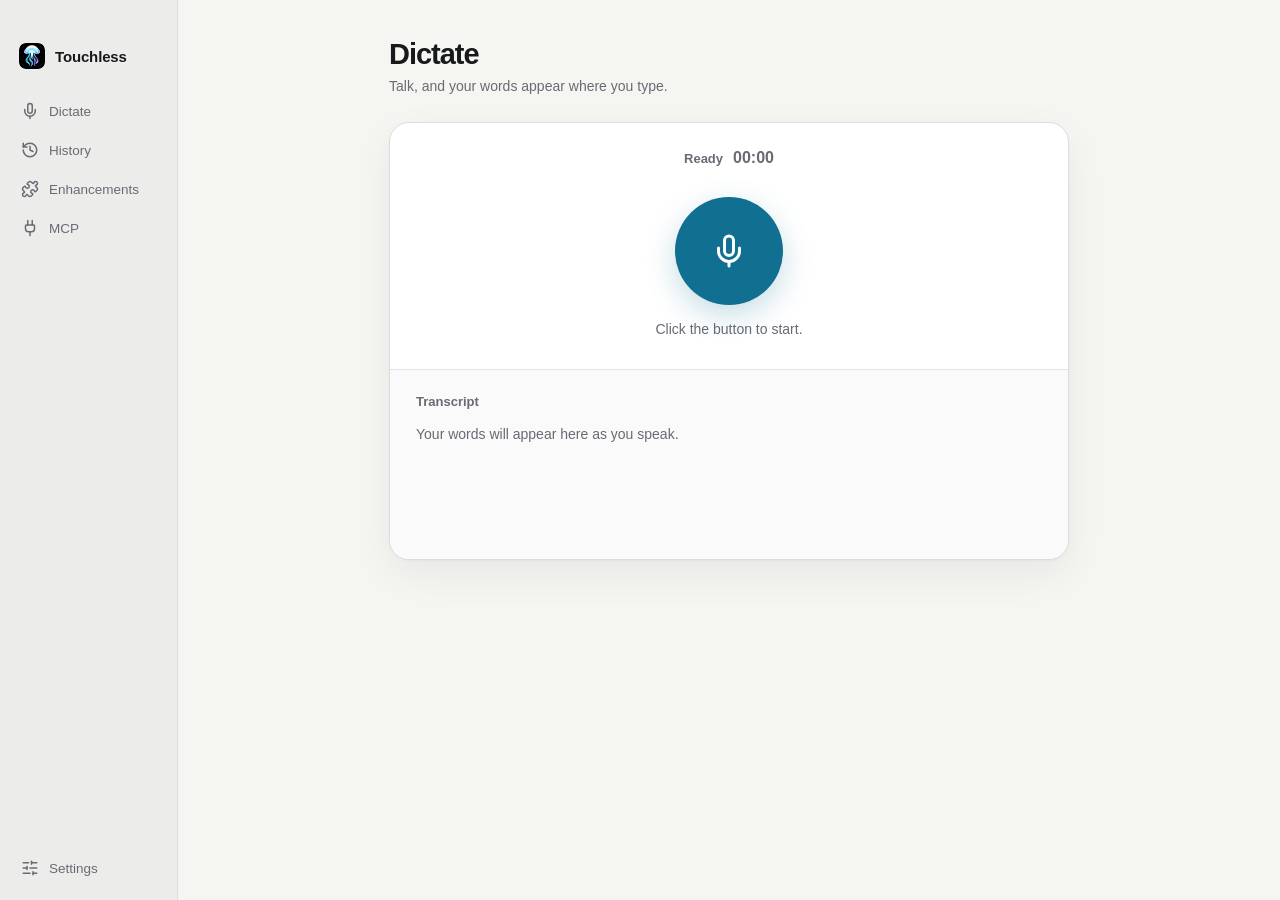
<file: ui/index.html>
<!doctype html>
<html lang="en">
  <head>
    <meta charset="UTF-8" />
    <meta name="viewport" content="width=device-width, initial-scale=1.0" />
    <title>Touchless</title>
    <link rel="stylesheet" href="styles.css" />
    <link rel="stylesheet" href="redesign.css" />
    <script type="module" src="js/main.js"></script>
  </head>
  <body>
    <aside class="sidebar">
      <div class="titlebar" data-tauri-drag-region></div>
      <div class="brand" data-tauri-drag-region>
        <img src="assets/logo.svg" alt="" width="28" height="28" />
        <span>Touchless</span>
      </div>
      <nav aria-label="Main navigation">
        <div class="nav-group">
          <a href="#dictate" data-page="dictate">
            <svg viewBox="0 0 24 24" aria-hidden="true"><path d="M12 19v3" /><path d="M19 10v2a7 7 0 0 1-14 0v-2" /><rect x="9" y="2" width="6" height="13" rx="3" /></svg>
            Dictate
            <span id="nav-dot" class="dot idle"></span>
          </a>
          <a href="#history" data-page="history">
            <svg viewBox="0 0 24 24" aria-hidden="true"><path d="M3 12a9 9 0 1 0 9-9 9.75 9.75 0 0 0-6.74 2.74L3 8" /><path d="M3 3v5h5" /><path d="M12 7v5l4 2" /></svg>
            History
          </a>
        </div>
        <div class="nav-group">
          <a href="#plugins" data-page="plugins">
            <svg viewBox="0 0 24 24" aria-hidden="true"><path d="M15.39 4.39a1 1 0 0 0 1.68-.474 2.5 2.5 0 1 1 3.014 3.015 1 1 0 0 0-.474 1.68l1.683 1.682a2.414 2.414 0 0 1 0 3.414L19.61 15.39a1 1 0 0 1-1.68-.474 2.5 2.5 0 1 0-3.014 3.015 1 1 0 0 1 .474 1.68l-1.683 1.682a2.414 2.414 0 0 1-3.414 0L8.61 19.61a1 1 0 0 0-1.68.474 2.5 2.5 0 1 1-3.014-3.015 1 1 0 0 0 .474-1.68l-1.683-1.682a2.414 2.414 0 0 1 0-3.414L4.39 8.61a1 1 0 0 1 1.68.474 2.5 2.5 0 1 0 3.014-3.015 1 1 0 0 1-.474-1.68l1.683-1.682a2.414 2.414 0 0 1 3.414 0z" /></svg>
            Enhancements
          </a>
          <a href="#mcp" data-page="mcp">
            <svg viewBox="0 0 24 24" aria-hidden="true"><path d="M12 22v-5" /><path d="M15 8V2" /><path d="M17 8a1 1 0 0 1 1 1v4a4 4 0 0 1-4 4h-4a4 4 0 0 1-4-4V9a1 1 0 0 1 1-1z" /><path d="M9 8V2" /></svg>
            MCP
          </a>
        </div>
        <div class="nav-group nav-settings">
          <a href="#settings" data-page="settings">
            <svg viewBox="0 0 24 24" aria-hidden="true"><path d="M10 5H3" /><path d="M12 19H3" /><path d="M14 3v4" /><path d="M16 17v4" /><path d="M21 12h-9" /><path d="M21 19h-5" /><path d="M21 5h-7" /><path d="M8 10v4" /><path d="M8 12H3" /></svg>
            Settings
          </a>
        </div>
      </nav>
    </aside>

    <main>
      <div class="titlebar" data-tauri-drag-region></div>

      <section id="page-dictate" class="page">
        <header class="page-header" data-tauri-drag-region>
          <h1>Dictate</h1>
          <p id="dictate-subtitle" class="subtitle">Talk, and your words appear where you type.</p>
        </header>

        <div id="callouts" class="callouts"></div>

        <div class="dictation-stage">
          <div class="stage-status">
            <div id="status-label" class="status-label">Ready</div>
            <div id="timer" class="timer">00:00</div>
          </div>
          <button id="record" class="record-button idle" type="button" aria-label="Start dictation">
            <span class="ring"></span>
            <svg class="icon-mic" viewBox="0 0 24 24" aria-hidden="true"><path d="M12 19v3" /><path d="M19 10v2a7 7 0 0 1-14 0v-2" /><rect x="9" y="2" width="6" height="13" rx="3" /></svg>
            <svg class="icon-stop" viewBox="0 0 24 24" aria-hidden="true"><rect width="18" height="18" x="3" y="3" rx="2" /></svg>
            <span class="spinner"></span>
          </button>
          <div id="status-hint" class="hint stage-hint">Click the button to start.</div>
          <div id="delivery-status" class="delivery-status" hidden></div>
          <div class="stage-transcript">
            <div class="card-header">
              <h2>Transcript</h2>
              <button id="copy-live" class="ghost small" type="button" hidden>Copy</button>
            </div>
            <div class="transcript">
              <span id="committed"></span><span id="partial" class="partial"></span>
              <p id="transcript-empty" class="muted">Your words will appear here as you speak.</p>
            </div>
          </div>
        </div>
      </section>

      <section id="page-history" class="page" hidden>
        <header class="page-header" data-tauri-drag-region>
          <h1>History</h1>
          <p class="subtitle">Your past dictations, saved only on this Mac.</p>
        </header>
        <div class="library-tools">
          <div class="search">
            <svg viewBox="0 0 24 24" aria-hidden="true"><path d="m21 21-4.34-4.34" /><circle cx="11" cy="11" r="8" /></svg>
            <input id="history-search" type="search" placeholder="Search transcripts" autocomplete="off" />
          </div>
          <div class="library-subnav">
            <div id="history-filters" class="filter-bar" aria-label="Filter history">
              <button class="filter active" type="button" data-history-filter="all">All</button>
              <button class="filter" type="button" data-history-filter="today">Today</button>
              <button class="filter" type="button" data-history-filter="week">7 days</button>
              <button class="filter" type="button" data-history-filter="insights">With insights</button>
            </div>
            <span id="history-count" class="result-count"></span>
          </div>
        </div>
        <div id="history-list" class="history"></div>
        <div id="history-more" class="history-more" aria-hidden="true"></div>
        <div id="history-empty" class="empty" hidden>
          <svg viewBox="0 0 24 24" aria-hidden="true"><path d="M12 19v3" /><path d="M19 10v2a7 7 0 0 1-14 0v-2" /><rect x="9" y="2" width="6" height="13" rx="3" /></svg>
          <p id="history-empty-text">No dictations yet.</p>
        </div>
      </section>

      <section id="page-plugins" class="page" hidden>
        <header class="page-header" data-tauri-drag-region>
          <h1>Enhancements</h1>
          <p class="subtitle">Optional follow-ups that add value without slowing down your dictation.</p>
        </header>
        <div class="enhancement-flow" aria-label="How enhancements work">
          <span><strong>1</strong> Speak</span>
          <svg viewBox="0 0 24 24" aria-hidden="true"><path d="m9 18 6-6-6-6" /></svg>
          <span><strong>2</strong> Text is pasted</span>
          <svg viewBox="0 0 24 24" aria-hidden="true"><path d="m9 18 6-6-6-6" /></svg>
          <span><strong>3</strong> Insight appears</span>
        </div>
        <div id="plugins-list" class="stack"></div>
        <div id="plugins-empty" class="empty" hidden>
          <p>No plugins yet.</p>
        </div>
      </section>

      <section id="page-mcp" class="page" hidden>
        <header class="page-header" data-tauri-drag-region>
          <h1>MCP</h1>
          <p class="subtitle">Let AI apps on your Mac read your dictation history.</p>
        </header>
        <div id="mcp-callouts" class="callouts"></div>
        <div id="mcp-clients" class="collection"></div>
        <h2 class="section-title">Try it in a connected app</h2>
        <div id="mcp-prompts" class="prompt-grid"></div>
      </section>

      <section id="page-settings" class="page" hidden>        <header class="page-header" data-tauri-drag-region>
          <h1>Settings</h1>
          <p class="subtitle">Set up how Touchless listens and types.</p>
        </header>

        <div id="settings-tabs" class="settings-tabs" role="tablist" aria-label="Settings sections">
          <button type="button" role="tab" class="active" aria-selected="true" data-settings-tab="general">General</button>
          <button type="button" role="tab" aria-selected="false" tabindex="-1" data-settings-tab="models">Models</button>
          <button type="button" role="tab" aria-selected="false" tabindex="-1" data-settings-tab="speech">Speech</button>
          <button type="button" role="tab" aria-selected="false" tabindex="-1" data-settings-tab="services">Services</button>
        </div>

        <div class="settings-panel" role="tabpanel" data-settings-panel="general">
          <h2 class="section-title">Startup</h2>
          <div class="settings-list list">
            <label class="row">
              <div>
                <div class="row-title">Launch on startup</div>
                <div class="row-subtitle">Starts quietly in the menu bar when you turn on your Mac.</div>
              </div>
              <input type="checkbox" class="switch" id="launch-on-startup" />
            </label>
          </div>

          <h2 class="section-title">Microphone</h2>
          <div class="settings-list list">
            <div class="row">
              <div>
                <div class="row-title">Input</div>
                <div id="microphone-hint" class="row-subtitle"></div>
              </div>
              <select id="microphone"></select>
            </div>
          </div>

          <h2 class="section-title">Shortcut</h2>
          <div class="settings-list list">
            <div class="row wrap">
              <div class="row-text">
                <div class="row-title">Start and stop dictation</div>
                <div id="shortcut-hint" class="row-subtitle"></div>
              </div>
              <div class="row-actions">
                <span id="shortcut-keys" class="shortcut-keys"></span>
                <button id="shortcut-reset" class="ghost small" type="button">Reset</button>
                <button id="shortcut-change" class="secondary small" type="button">Change</button>
              </div>
            </div>
          </div>

          <h2 class="section-title">Output</h2>
          <div class="settings-list list">
            <label class="row">
              <div>
                <div class="row-title">Paste automatically</div>
                <div class="row-subtitle">Puts the text where your cursor is.</div>
              </div>
              <input type="checkbox" class="switch" data-preference="auto_paste" />
            </label>
            <label class="row">
              <div>
                <div class="row-title">Keep my clipboard</div>
                <div class="row-subtitle">Restores what you copied before.</div>
              </div>
              <input type="checkbox" class="switch" data-preference="restore_clipboard" />
            </label>
            <label class="row">
              <div>
                <div class="row-title">Play sounds</div>
                <div class="row-subtitle">Confirms when dictation starts and stops.</div>
              </div>
              <input type="checkbox" class="switch" data-preference="play_sounds" />
            </label>
            <div class="row">
              <div>
                <div class="row-title">Pop-up while dictating</div>
                <div class="row-subtitle">Choose how much live feedback appears over other apps.</div>
              </div>
              <select data-preference="overlay">
                <option value="big">Full transcript</option>
                <option value="minimal">Minimal indicator</option>
                <option value="off">Off</option>
              </select>
            </div>
          </div>
        </div>

        <div class="settings-panel" role="tabpanel" data-settings-panel="models" hidden>
          <h2 class="section-title">Speech recognition</h2>
          <div id="models-list" class="collection" role="radiogroup" aria-label="Speech recognition"></div>
          <p class="models-note">Local models run on this Mac. Your audio never leaves it.</p>
        </div>

        <div class="settings-panel" role="tabpanel" data-settings-panel="speech" hidden>
          <h2 class="section-title">Recognition</h2>
          <div class="settings-list list">
          <div class="row column">
            <div>
              <div class="row-title">Languages</div>
              <div id="languages-hint" class="row-subtitle"></div>
            </div>
            <div id="languages" class="chips"></div>
            <div class="language-picker">
              <input id="language-search" type="text" role="combobox" aria-expanded="false" aria-controls="language-results" aria-autocomplete="list" placeholder="Add a language" autocomplete="off" spellcheck="false" />
              <ul id="language-results" class="language-results" role="listbox" hidden></ul>
            </div>
          </div>
          <label id="no-verbatim-row" class="row">
            <div>
              <div class="row-title">Remove filler words</div>
              <div class="row-subtitle">Cuts “um”, “uh”, and repeats.</div>
            </div>
            <input id="no-verbatim" type="checkbox" class="switch" />
          </label>
          <div class="row column">
            <div>
              <div class="row-title">Custom words <span id="keyterms-count" class="count"></span></div>
              <div id="keyterms-hint" class="row-subtitle"></div>
            </div>
            <div class="chips-input">
              <div id="keyterms" class="chips"></div>
              <input id="keyterm-input" type="text" placeholder="Type a word, press Enter" autocomplete="off" spellcheck="false" />
            </div>
          </div>
          <div class="row column">
            <div class="row-head">
              <div>
                <div class="row-title">Rewrite</div>
                <div id="rewrite-hint" class="row-subtitle"></div>
              </div>
              <select id="rewrite">
                <option value="off">Off</option>
                <option value="enhance">Enhance</option>
                <option value="structure">Structure</option>
                <option value="custom">Custom</option>
              </select>
            </div>
            <textarea id="transcript-edit" rows="3" maxlength="2000" placeholder="Fix grammar and punctuation. Keep my wording." hidden></textarea>
          </div>
        </div>
        </div>

        <div class="settings-panel" role="tabpanel" data-settings-panel="services" hidden>
          <h2 class="section-title">Connected services</h2>
          <div class="stack services-stack">
            <div id="api-key-elevenlabs" class="service-card api-key"></div>
            <div id="api-key-openai" class="service-card api-key"></div>
          </div>

          <h2 class="section-title">System access</h2>
          <div id="permissions" class="settings-list list"></div>
        </div>
      </section>
    </main>

    <dialog id="chatgpt-welcome" class="welcome-dialog" aria-labelledby="chatgpt-welcome-title">
      <h2 id="chatgpt-welcome-title">You're using your ChatGPT subscription</h2>
      <p>Rewrite and plugins like Vocabulary Coach now use your subscription. Manage usage anytime in ChatGPT settings.</p>
      <div class="dialog-actions">
        <button id="chatgpt-welcome-usage" class="ghost" type="button">Manage usage</button>
        <button id="chatgpt-welcome-ok" type="button" autofocus>Got it</button>
      </div>
    </dialog>

    <div id="toasts" class="toasts" aria-live="polite"></div>
  </body>
</html>
</file>
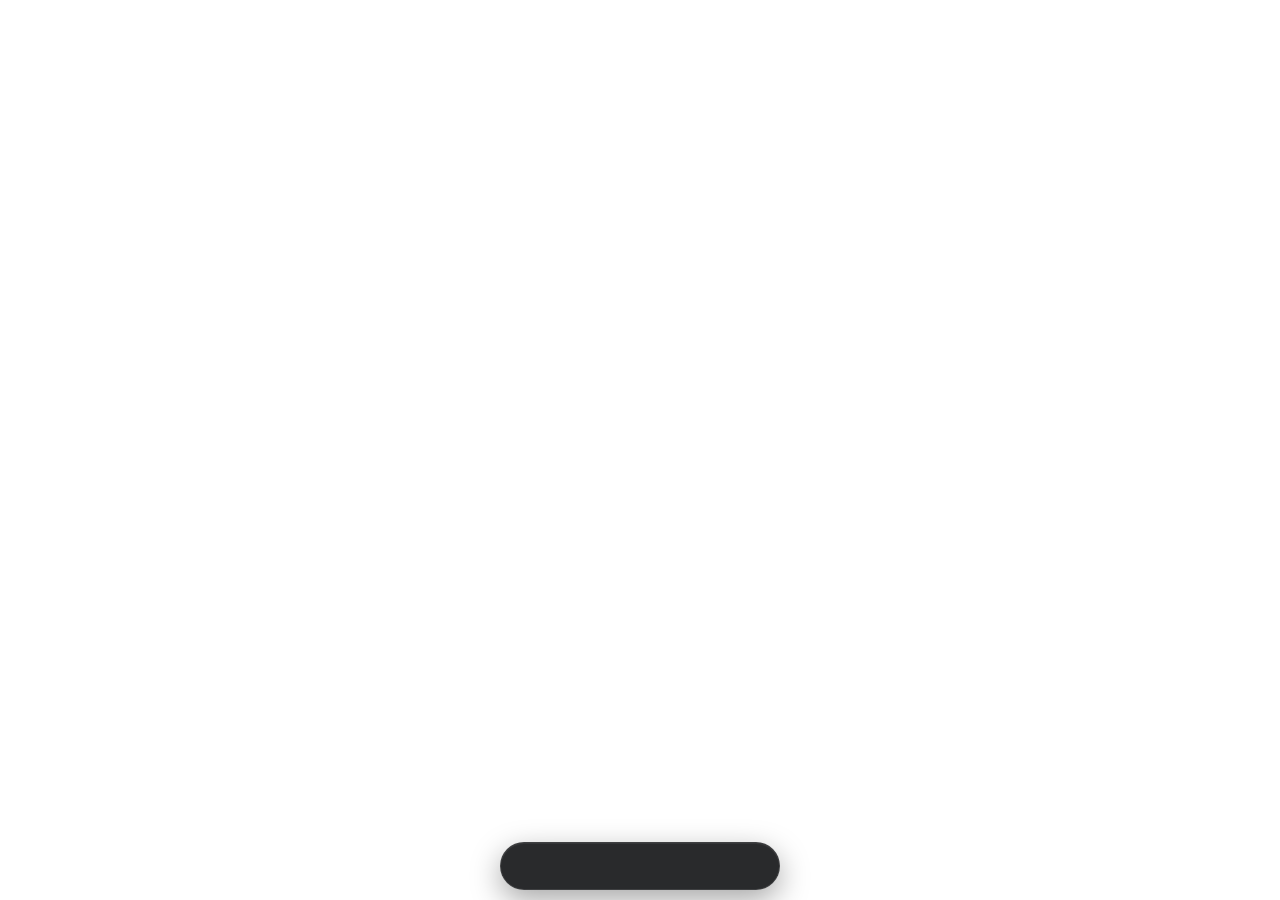
<file: ui/overlay.html>
<!doctype html>
<html lang="en">
  <head>
    <meta charset="UTF-8" />
    <title>Touchless Overlay</title>
    <link rel="stylesheet" href="overlay.css" />
    <script type="module" src="js/overlay.js"></script>
  </head>
  <body>
    <div id="pill" class="pill idle">
      <span class="indicator">
        <span class="dot"></span>
        <span class="spinner"></span>
        <svg class="check" viewBox="0 0 24 24" aria-hidden="true"><path d="M20 6 9 17l-5-5" /></svg>
        <svg class="cross" viewBox="0 0 24 24" aria-hidden="true"><path d="M18 6 6 18" /><path d="m6 6 12 12" /></svg>
      </span>
      <div class="text">
        <span id="text"><span id="committed"></span><span id="partial" class="partial"></span></span>
      </div>
      <span id="meta" class="meta"></span>
    </div>
  </body>
</html>
</file>
<file: ui/styles.css>
:root {
  /*
   * Ink & Ice: quiet neutral surfaces with cyan-blue actions and violet
   * recording states. No gradients, so the app icon stays the colorful part.
   */
  color-scheme: light dark;
  --bg: #f5f5f2;
  --surface: #ffffff;
  --surface-2: #ecedea;
  --sidebar: #ecedea;
  --text: #18191c;
  --muted: #686b73;
  --border: #dadde1;
  --accent: #116f91;
  --accent-strong: #0d607d;
  --accent-text: #116f91;
  --on-accent: #ffffff;
  --accent-soft: rgba(17, 111, 145, 0.1);
  --accent-border: rgba(17, 111, 145, 0.24);
  --recording: #6f4ec4;
  --recording-strong: #5d3faf;
  --on-recording: #ffffff;
  --recording-soft: #eee9fa;
  --busy: #99651e;
  --busy-soft: #f7eedb;
  --success: #24784a;
  --success-soft: #e6f3eb;
  --danger: #b83b46;
  --danger-soft: #f8e8ea;
  --shadow: 0 1px 2px rgba(24, 25, 28, 0.04), 0 4px 14px rgba(24, 25, 28, 0.07);
  --toast: #18191c;
  --radius: 14px;
  font-family: -apple-system, BlinkMacSystemFont, "SF Pro Text", "Segoe UI", sans-serif;
  font-size: 14px;
  color: var(--text);
  background: var(--bg);
  -webkit-font-smoothing: antialiased;
  user-select: none;
  -webkit-user-select: none;
  cursor: default;
}

@media (prefers-color-scheme: dark) {
  :root {
    --bg: #0c0d0f;
    --surface: #15171a;
    --surface-2: #1f2227;
    --sidebar: #101214;
    --text: #f5f5f3;
    --muted: #9a9ea7;
    --border: #2b2f36;
    --accent: #58beda;
    --accent-strong: #74cbe2;
    --accent-text: #58beda;
    --on-accent: #092229;
    --accent-soft: rgba(88, 190, 218, 0.12);
    --accent-border: rgba(88, 190, 218, 0.26);
    --recording: #a889ee;
    --recording-strong: #b99ff2;
    --on-recording: #211632;
    --recording-soft: #2d2441;
    --busy: #e3af59;
    --busy-soft: #342918;
    --success: #70c594;
    --success-soft: #183126;
    --danger: #ed7d88;
    --danger-soft: #3a2025;
    --shadow: 0 1px 2px rgba(0, 0, 0, 0.35), 0 8px 24px rgba(0, 0, 0, 0.28);
    --toast: #1f2227;
  }
}
* {
  box-sizing: border-box;
}

[hidden] {
  display: none !important;
}

body {
  margin: 0;
  display: flex;
  height: 100vh;
  overflow: hidden;
}

svg {
  width: 18px;
  height: 18px;
  fill: none;
  stroke: currentColor;
  stroke-width: 2;
  stroke-linecap: round;
  stroke-linejoin: round;
  flex-shrink: 0;
}

kbd {
  display: inline-block;
  min-width: 20px;
  padding: 1px 5px;
  border: 1px solid var(--border);
  border-bottom-width: 2px;
  border-radius: 5px;
  background: var(--surface);
  font: 600 12px/1.4 inherit;
  text-align: center;
  color: var(--text);
}

/* Layout */

.titlebar {
  height: 28px;
  flex-shrink: 0;
}

.sidebar {
  width: 184px;
  flex-shrink: 0;
  display: flex;
  flex-direction: column;
  padding: 10px 12px 16px;
  background: var(--sidebar);
  border-right: 1px solid var(--border);
}

.brand {
  display: flex;
  align-items: center;
  gap: 10px;
  padding: 6px 8px 18px;
  font-weight: 700;
  font-size: 16px;
  letter-spacing: -0.01em;
}

.brand img {
  border-radius: 7px;
  pointer-events: none;
}

nav {
  display: flex;
  flex-direction: column;
  gap: 2px;
}

nav a {
  display: flex;
  align-items: center;
  gap: 10px;
  padding: 8px 10px;
  border-radius: 8px;
  color: var(--muted);
  text-decoration: none;
  font-weight: 500;
  cursor: default;
}

nav a:hover {
  background: var(--surface-2);
  color: var(--text);
}

nav a.active {
  background: var(--accent-soft);
  color: var(--accent-text);
}

nav .dot {
  margin-left: auto;
}

main {
  flex: 1;
  display: flex;
  flex-direction: column;
  overflow-y: auto;
  padding: 0 28px 40px;
}

.page {
  max-width: 640px;
  width: 100%;
  margin: 0 auto;
}

.page-header {
  padding: 8px 0 24px;
}

h1 {
  margin: 0 0 4px;
  font-size: 26px;
  letter-spacing: -0.02em;
}

h2 {
  margin: 0;
  font-size: 14px;
}

.subtitle {
  margin: 0;
  color: var(--muted);
}

.section-title {
  margin: 28px 0 10px;
  font-size: 12px;
  font-weight: 600;
  color: var(--text);
}

.section-title:first-of-type {
  margin-top: 0;
}

.card {
  background: var(--surface);
  border: 1px solid var(--border);
  border-radius: var(--radius);
  box-shadow: var(--shadow);
}

.card-header {
  display: flex;
  align-items: center;
  justify-content: space-between;
  min-height: 28px;
  margin-bottom: 10px;
}

.stack {
  display: flex;
  flex-direction: column;
  gap: 12px;
}

.muted {
  color: var(--muted);
}

/* Buttons and inputs */

button {
  font: inherit;
  font-weight: 600;
  display: inline-flex;
  align-items: center;
  justify-content: center;
  gap: 6px;
  padding: 7px 14px;
  border-radius: 8px;
  border: 1px solid transparent;
  background: var(--accent);
  color: var(--on-accent);
  cursor: default;
  white-space: nowrap;
  transition: background 0.15s, opacity 0.15s;
}

button:hover:not(:disabled) {
  background: var(--accent-strong);
}

button.secondary {
  background: var(--surface);
  border-color: var(--border);
  color: var(--text);
}

button.secondary:hover:not(:disabled) {
  background: var(--surface-2);
}

button.ghost {
  background: transparent;
  color: var(--muted);
}

button.ghost:hover:not(:disabled) {
  background: var(--surface-2);
  color: var(--text);
}

button.danger:hover:not(:disabled) {
  color: var(--danger);
  background: var(--danger-soft);
}

button.small {
  padding: 4px 10px;
  font-size: 12px;
}

button:disabled {
  opacity: 0.5;
}

input[type="password"],
input[type="text"],
input[type="search"] {
  font: inherit;
  width: 100%;
  padding: 8px 12px;
  border: 1px solid var(--border);
  border-radius: 8px;
  background: var(--bg);
  color: var(--text);
  outline: none;
  user-select: text;
  -webkit-user-select: text;
}

input:focus {
  border-color: var(--accent);
  box-shadow: 0 0 0 3px var(--accent-soft);
}

.switch {
  appearance: none;
  -webkit-appearance: none;
  position: relative;
  flex-shrink: 0;
  width: 38px;
  height: 22px;
  margin: 0;
  border-radius: 999px;
  background: var(--border);
  transition: background 0.2s;
}

.switch::after {
  content: "";
  position: absolute;
  top: 2px;
  left: 2px;
  width: 18px;
  height: 18px;
  border-radius: 50%;
  background: white;
  box-shadow: 0 1px 3px rgba(0, 0, 0, 0.25);
  transition: transform 0.2s;
}

.switch:checked {
  background: var(--accent);
}

.switch:checked::after {
  transform: translateX(16px);
}

/* Status indicators */

.dot {
  width: 8px;
  height: 8px;
  border-radius: 50%;
  background: transparent;
}

.dot.listening {
  background: var(--recording);
  animation: pulse-dot 1.4s ease-in-out infinite;
}

.dot.connecting,
.dot.finalizing {
  background: var(--busy);
}

@keyframes pulse-dot {
  50% {
    opacity: 0.35;
  }
}

.badge {
  display: inline-flex;
  align-items: center;
  gap: 5px;
  padding: 2px 9px;
  border-radius: 999px;
  font-size: 11px;
  font-weight: 600;
  white-space: nowrap;
  background: var(--surface-2);
  color: var(--muted);
}

.badge.success {
  background: var(--success-soft);
  color: var(--success);
}

.badge.warning {
  background: var(--busy-soft);
  color: var(--busy);
}

/* Callouts */

.callouts {
  display: flex;
  flex-direction: column;
  gap: 10px;
  margin-bottom: 16px;
}

.callouts:empty {
  display: none;
}

.callout {
  display: flex;
  align-items: center;
  gap: 12px;
  padding: 12px 14px;
  border-radius: 12px;
  border: 1px solid transparent;
  line-height: 1.45;
}

.callout p {
  flex: 1;
  margin: 0;
}

.callout.warning {
  background: var(--busy-soft);
  border-color: color-mix(in srgb, var(--busy) 30%, transparent);
}

.callout.error {
  background: var(--danger-soft);
  border-color: color-mix(in srgb, var(--danger) 30%, transparent);
}

.callout.info {
  background: var(--accent-soft);
  border-color: var(--accent-border);
}

/* Dictate page */

.recorder-card {
  display: flex;
  align-items: center;
  gap: 28px;
  padding: 28px;
  margin-bottom: 16px;
}

.record-button {
  position: relative;
  width: 96px;
  height: 96px;
  padding: 0;
  border-radius: 50%;
  flex-shrink: 0;
  box-shadow: 0 8px 24px var(--accent-border);
}

.record-button svg {
  width: 34px;
  height: 34px;
  stroke-width: 2;
}

.record-button .ring {
  position: absolute;
  inset: -8px;
  border-radius: 50%;
  border: 2px solid transparent;
  pointer-events: none;
}

.record-button .icon-stop,
.record-button .spinner {
  display: none;
}

.record-button.listening,
.record-button.connecting {
  background: var(--recording);
  color: var(--on-recording);
  box-shadow: 0 8px 24px color-mix(in srgb, var(--recording) 30%, transparent);
}

.record-button.listening:hover,
.record-button.connecting:hover {
  background: var(--recording-strong);
}

.record-button.listening .ring {
  border-color: var(--recording);
  animation: ring 1.6s ease-out infinite;
}

.record-button.listening .icon-mic,
.record-button.connecting .icon-mic,
.record-button.finalizing .icon-mic {
  display: none;
}

.record-button.listening .icon-stop,
.record-button.connecting .icon-stop {
  display: block;
  fill: currentColor;
}

.record-button.finalizing,
.record-button.finalizing:hover:not(:disabled) {
  background: var(--surface-2);
  box-shadow: none;
  color: var(--muted);
}

.record-button.finalizing .spinner,
.record-button.connecting .spinner {
  display: block;
}

.spinner {
  position: absolute;
  inset: -8px;
  border-radius: 50%;
  border: 2px solid transparent;
  border-top-color: var(--busy);
  animation: spin 0.9s linear infinite;
}

@keyframes ring {
  from {
    transform: scale(0.92);
    opacity: 0.9;
  }
  to {
    transform: scale(1.25);
    opacity: 0;
  }
}

@keyframes spin {
  to {
    transform: rotate(360deg);
  }
}

.shake {
  animation: shake 0.35s ease-in-out;
}

@keyframes shake {
  20%,
  60% {
    transform: translateX(-5px);
  }
  40%,
  80% {
    transform: translateX(5px);
  }
}

.recorder-info {
  display: flex;
  flex-direction: column;
  gap: 4px;
}

.status-label {
  font-weight: 600;
  font-size: 13px;
  color: var(--muted);
}

.status-label.listening {
  color: var(--recording);
}

.status-label.connecting,
.status-label.finalizing {
  color: var(--busy);
}

.timer {
  font-size: 40px;
  font-weight: 700;
  letter-spacing: -0.02em;
  font-variant-numeric: tabular-nums;
}

.hint {
  color: var(--muted);
}

.transcript-card {
  padding: 18px 20px 20px;
}

.transcript {
  min-height: 140px;
  font-size: 16px;
  line-height: 1.65;
  user-select: text;
  -webkit-user-select: text;
}

.transcript span {
  white-space: pre-wrap;
}

.transcript .muted {
  margin: 0;
  font-size: 14px;
}

.partial {
  color: var(--muted);
}

/* History */

.search {
  position: relative;
  margin-bottom: 20px;
}

.search svg {
  position: absolute;
  left: 12px;
  top: 50%;
  transform: translateY(-50%);
  color: var(--muted);
  width: 16px;
  height: 16px;
}

.search input {
  padding-left: 36px;
  background: var(--surface);
}

.day {
  margin: 22px 0 8px;
  font-size: 12px;
  font-weight: 600;
  color: var(--muted);
}

.day:first-child {
  margin-top: 0;
}

.entry {
  padding: 14px 16px;
  margin-bottom: 8px;
}

.entry-meta {
  display: flex;
  align-items: center;
  gap: 8px;
  margin-bottom: 6px;
  font-size: 12px;
  color: var(--muted);
}

.entry-actions {
  margin-left: auto;
  display: flex;
  gap: 2px;
  opacity: 0;
  transition: opacity 0.15s;
}

.entry:hover .entry-actions {
  opacity: 1;
}

.entry-actions svg {
  width: 14px;
  height: 14px;
}

.entry-text {
  line-height: 1.55;
  white-space: pre-wrap;
  user-select: text;
  -webkit-user-select: text;
}

.empty {
  display: flex;
  flex-direction: column;
  align-items: center;
  gap: 12px;
  padding: 60px 20px;
  color: var(--muted);
  text-align: center;
}

.empty svg {
  width: 40px;
  height: 40px;
  padding: 10px;
  box-sizing: content-box;
  border-radius: 50%;
  background: var(--surface-2);
}

.empty p {
  margin: 0;
}

/* Settings */

.api-key {
  padding: 16px 18px;
}

.api-key-head {
  display: flex;
  align-items: center;
  gap: 10px;
  margin-bottom: 2px;
}

.api-key-name {
  font-weight: 600;
  font-size: 15px;
}

.api-key-description {
  margin: 0 0 12px;
  color: var(--muted);
  font-size: 13px;
}

.api-key-form {
  display: flex;
  gap: 8px;
}

.api-key-form input {
  flex: 1;
}

.list .row {
  display: flex;
  align-items: center;
  justify-content: space-between;
  gap: 16px;
  padding: 14px 18px;
}

.list .row + .row {
  border-top: 1px solid var(--border);
}

.list .row.column {
  flex-direction: column;
  align-items: stretch;
  gap: 10px;
}

/* Lets the actions drop below the description when the window is narrow. */
.list .row.wrap {
  flex-wrap: wrap;
  row-gap: 10px;
}

.list .row.wrap > .row-text {
  flex: 1 1 220px;
}

.row-head {
  display: flex;
  align-items: center;
  justify-content: space-between;
  gap: 16px;
}

.count {
  margin-left: 4px;
  color: var(--muted);
  font-size: 12px;
  font-weight: 400;
}

select {
  font: inherit;
  flex-shrink: 0;
  max-width: 200px;
  padding: 6px 10px;
  border: 1px solid var(--border);
  border-radius: 8px;
  background: var(--bg);
  color: var(--text);
  outline: none;
}

select:focus,
textarea:focus {
  border-color: var(--accent);
  box-shadow: 0 0 0 3px var(--accent-soft);
}

textarea {
  font: inherit;
  width: 100%;
  padding: 8px 12px;
  border: 1px solid var(--border);
  border-radius: 8px;
  background: var(--bg);
  color: var(--text);
  outline: none;
  resize: vertical;
  user-select: text;
  -webkit-user-select: text;
}

.chips {
  display: flex;
  flex-wrap: wrap;
  gap: 6px;
}

.chips:empty {
  display: none;
}

.chip {
  display: inline-flex;
  align-items: center;
  gap: 2px;
  padding: 3px 4px 3px 10px;
  border-radius: 999px;
  background: var(--accent-soft);
  color: var(--accent-text);
  font-size: 13px;
  font-weight: 500;
}

.chip-remove,
.chip-action {
  padding: 3px 5px;
  border-radius: 999px;
  background: transparent;
  color: inherit;
  font-size: 15px;
  line-height: 1.2;
}

.chip-remove svg,
.chip-action svg {
  display: block;
  width: 12px;
  height: 12px;
}

.chip-remove:hover:not(:disabled),
.chip-action:hover:not(:disabled) {
  background: var(--accent-soft);
}

.chip.main {
  background: var(--accent);
  color: var(--on-accent);
}

.chip.main .chip-remove:hover:not(:disabled) {
  background: color-mix(in srgb, var(--on-accent) 20%, transparent);
}

.chip-tag {
  margin-left: 6px;
  padding: 0 6px;
  border-radius: 999px;
  background: color-mix(in srgb, var(--on-accent) 20%, transparent);
  font-size: 11px;
  font-weight: 500;
}

.language-picker {
  position: relative;
}

.language-results {
  position: absolute;
  top: calc(100% + 4px);
  left: 0;
  right: 0;
  z-index: 5;
  max-height: 240px;
  overflow-y: auto;
  margin: 0;
  padding: 4px;
  list-style: none;
  background: var(--surface);
  border: 1px solid var(--border);
  border-radius: 10px;
  box-shadow: var(--shadow);
}

.language-results li {
  padding: 6px 10px;
  border-radius: 6px;
}

.language-results li.active {
  background: var(--accent-soft);
  color: var(--accent-text);
}

.language-results .language-empty {
  color: var(--muted);
}

.chips-input {
  display: flex;
  flex-direction: column;
  gap: 8px;
}

.row-title {
  font-weight: 500;
}

.row-subtitle {
  margin-top: 2px;
  color: var(--muted);
  font-size: 13px;
}

.row-actions {
  display: flex;
  align-items: center;
  gap: 8px;
  margin-left: auto;
}

.shortcut-keys {
  display: inline-flex;
  align-items: center;
  gap: 4px;
  margin-right: 4px;
}

.shortcut-keys.recording {
  color: var(--accent-text);
  font-size: 13px;
  font-weight: 500;
  animation: pulse-dot 1.4s ease-in-out infinite;
}

/* Plugins */

.plugin {
  padding: 16px 18px;
}

.plugin-head {
  display: flex;
  align-items: flex-start;
  gap: 16px;
}

.plugin-text {
  flex: 1;
}

.plugin-name {
  font-weight: 600;
  font-size: 15px;
}

.plugin-description {
  margin: 2px 0 0;
  color: var(--muted);
  font-size: 13px;
  line-height: 1.45;
}

.plugin-needs {
  display: flex;
  align-items: center;
  gap: 8px;
  margin-top: 12px;
}

/* Plugin results under a History entry */

.entry-plugin {
  margin-top: 10px;
  padding: 10px 12px;
  border-radius: 10px;
  background: var(--accent-soft);
  line-height: 1.5;
  user-select: text;
  -webkit-user-select: text;
}

.entry-plugin-name {
  margin-bottom: 2px;
  font-size: 12px;
  font-weight: 600;
  color: var(--muted);
}

.entry-plugin.success {
  display: flex;
  align-items: baseline;
  gap: 10px;
  background: var(--success-soft);
}

.entry-plugin.success .entry-plugin-name {
  margin: 0;
}

.entry-plugin.success .block-text {
  color: var(--success);
  font-weight: 500;
}

.block-change {
  font-weight: 500;
}

.block-change del {
  color: var(--danger);
  text-decoration-thickness: 1.5px;
}

.block-change ins {
  color: var(--success);
  text-decoration: none;
}

.block-arrow {
  margin: 0 6px;
  color: var(--muted);
}

.block-arrow svg {
  width: 14px;
  height: 14px;
  vertical-align: -2px;
}
/* Toasts */

.toasts {
  position: fixed;
  bottom: 20px;
  left: 50%;
  transform: translateX(-50%);
  display: flex;
  flex-direction: column;
  align-items: center;
  gap: 8px;
  pointer-events: none;
  z-index: 10;
}

.toast {
  padding: 9px 16px;
  border-radius: 10px;
  background: var(--toast);
  color: #f5f5f3;
  font-weight: 500;
  box-shadow: 0 8px 24px rgba(0, 0, 0, 0.25);
  animation: toast-in 0.2s ease-out;
}

.toast.error {
  background: var(--danger);
  color: var(--surface);
}

.toast.leaving {
  opacity: 0;
  transform: translateY(6px);
  transition: all 0.2s;
}

@keyframes toast-in {
  from {
    opacity: 0;
    transform: translateY(8px);
  }
}

.history-row.flash {
  animation: history-flash 1.6s ease-out;
}

@keyframes history-flash {
  from,
  30% {
    background: var(--accent-soft);
    border-color: var(--accent);
  }
}
</file>
<file: ui/redesign.css>
/*
 * Touchless interface exploration — a quieter, flatter macOS utility.
 * Kept separate from the base stylesheet so the direction is easy to review.
 */

:root {
  --panel: color-mix(in srgb, var(--surface) 94%, var(--bg));
  --hairline: color-mix(in srgb, var(--border) 72%, transparent);
  --quiet-shadow: 0 1px 2px rgba(24, 25, 28, 0.03), 0 14px 40px rgba(24, 25, 28, 0.06);
}

@media (prefers-color-scheme: dark) {
  :root {
    --quiet-shadow: 0 1px 2px rgba(0, 0, 0, 0.25), 0 18px 44px rgba(0, 0, 0, 0.22);
  }
}

/* Shell */

.sidebar {
  width: 178px;
  padding: 10px 10px 14px;
}

.brand {
  padding: 5px 9px 24px;
  font-size: 15px;
}

.brand img {
  width: 26px;
  height: 26px;
  border-radius: 7px;
}

nav {
  flex: 1;
  gap: 3px;
}

.nav-group {
  display: flex;
  flex-direction: column;
  gap: 3px;
}

.nav-settings {
  margin-top: auto;
}

.collection-label {
  padding: 0 10px 6px;
  color: var(--muted);
  font-size: 12px;
  font-weight: 600;
}

nav a {
  min-height: 36px;
  padding: 8px 10px;
  border: 1px solid transparent;
  border-radius: 9px;
  font-size: 13.5px;
  font-weight: 540;
}

nav a.active {
  border-color: var(--hairline);
  background: var(--surface);
  box-shadow: 0 1px 2px rgba(24, 25, 28, 0.04);
  color: var(--text);
}

main {
  padding: 0 32px 48px;
}

.page {
  max-width: 680px;
}

.page-header {
  padding: 10px 0 26px;
}

h1 {
  margin-bottom: 5px;
  font-size: 29px;
  font-weight: 700;
  letter-spacing: -0.035em;
}

.subtitle {
  max-width: 540px;
  line-height: 1.45;
}

.section-title {
  margin: 30px 0 9px;
  padding-left: 2px;
  color: var(--text);
  font-size: 13px;
  font-weight: 600;
}

.card {
  box-shadow: none;
}

button,
input,
select,
textarea {
  transition: border-color 0.15s, background 0.15s, color 0.15s, box-shadow 0.15s, opacity 0.15s;
}

button:focus-visible,
.switch:focus-visible,
select:focus-visible,
textarea:focus-visible,
input:focus-visible {
  outline: none;
  box-shadow: 0 0 0 3px var(--accent-soft);
}

/* Dictate */

.dictation-stage {
  display: flex;
  min-height: 430px;
  flex-direction: column;
  align-items: center;
  padding: 26px 26px 0;
  overflow: hidden;
  border: 1px solid var(--border);
  border-radius: 20px;
  background: var(--surface);
  box-shadow: var(--quiet-shadow);
}

.stage-status {
  display: flex;
  min-height: 34px;
  align-items: baseline;
  gap: 10px;
}

.stage-status .status-label {
  font-size: 13px;
}

.stage-status .timer {
  color: var(--muted);
  font-size: 16px;
  font-weight: 600;
  letter-spacing: 0;
}

.record-button {
  width: 108px;
  height: 108px;
  margin: 14px 0 16px;
  box-shadow: 0 10px 30px var(--accent-border);
}

.record-button svg {
  width: 36px;
  height: 36px;
}

.record-button .icon-stop {
  width: 20px;
  height: 20px;
}

.stage-hint {
  min-height: 24px;
  text-align: center;
}

.delivery-status {
  margin-top: 5px;
  padding: 4px 9px;
  border-radius: 999px;
  background: var(--success-soft);
  color: var(--success);
  font-size: 12px;
  font-weight: 600;
}

.stage-transcript {
  width: calc(100% + 52px);
  min-height: 174px;
  align-self: stretch;
  margin: 24px -26px 0;
  padding: 17px 26px 24px;
  border-top: 1px solid var(--hairline);
  background: color-mix(in srgb, var(--surface-2) 30%, var(--surface));
}

.stage-transcript .card-header {
  margin-bottom: 8px;
}

.stage-transcript h2 {
  color: var(--muted);
  font-size: 13px;
  font-weight: 600;
}

.stage-transcript .transcript {
  min-height: 112px;
  max-height: 220px;
  overflow-y: auto;
  font-size: 16px;
  line-height: 1.65;
}

/* History */

.library-tools {
  position: sticky;
  top: 0;
  z-index: 4;
  padding-bottom: 13px;
  background: var(--bg);
}

.library-tools .search {
  margin-bottom: 10px;
}

.library-subnav {
  display: flex;
  align-items: center;
  justify-content: space-between;
  gap: 12px;
}

.filter-bar {
  display: inline-flex;
  padding: 3px;
  border-radius: 9px;
  background: var(--surface-2);
}

button.filter {
  padding: 4px 9px;
  border: 0;
  border-radius: 6px;
  background: transparent;
  color: var(--muted);
  font-size: 11px;
  font-weight: 600;
}

button.filter:hover:not(:disabled) {
  background: color-mix(in srgb, var(--surface) 65%, transparent);
  color: var(--text);
}

button.filter.active {
  background: var(--surface);
  box-shadow: 0 1px 3px rgba(24, 25, 28, 0.09);
  color: var(--text);
}

.result-count {
  flex-shrink: 0;
  color: var(--muted);
  font-size: 11px;
}

.day {
  margin: 22px 0 7px;
  padding-left: 3px;
  font-size: 11px;
  letter-spacing: 0.02em;
}

.history-row {
  margin-bottom: 7px;
  padding: 13px 15px 14px;
  border: 1px solid var(--hairline);
  border-radius: 12px;
  background: var(--surface);
}

.history-row.expanded {
  border-color: var(--accent-border);
  box-shadow: 0 0 0 1px var(--accent-soft);
}

.history-row-header,
.history-row-meta,
.history-row-actions {
  display: flex;
  align-items: center;
}

.history-row-header {
  min-height: 26px;
  justify-content: space-between;
  gap: 12px;
}

.history-row-meta {
  gap: 8px;
  color: var(--muted);
  font-size: 11px;
}

.history-insight-count,
.history-cancelled {
  padding: 2px 7px;
  border-radius: 999px;
  background: var(--accent-soft);
  color: var(--accent-text);
  font-weight: 600;
}

.history-cancelled {
  background: var(--border);
  color: var(--muted);
}

.history-row-actions {
  gap: 1px;
}

.history-row-actions button.small {
  padding: 3px 7px;
}

.history-row-actions svg {
  width: 13px;
  height: 13px;
}

.history-row-preview {
  display: -webkit-box;
  margin-top: 6px;
  overflow: hidden;
  color: var(--text);
  line-height: 1.55;
  white-space: pre-wrap;
  -webkit-box-orient: vertical;
  -webkit-line-clamp: 2;
  user-select: text;
  -webkit-user-select: text;
}

.history-row.expanded .history-row-preview {
  display: block;
  overflow: visible;
}

.history-row-actions .history-disclosure-icon {
  transition: transform 0.15s;
}

.history-row.expanded .history-disclosure-icon {
  transform: rotate(180deg);
}

.history-more {
  height: 1px;
}

.history-row-details {
  padding-top: 2px;
}

/* Enhancements */

.enhancement-flow {
  display: flex;
  align-items: center;
  justify-content: center;
  gap: 12px;
  margin-bottom: 30px;
  padding: 12px 14px;
  border: 1px solid var(--hairline);
  border-radius: 12px;
  color: var(--muted);
  font-size: 12px;
}

.enhancement-flow span {
  display: inline-flex;
  align-items: center;
  gap: 6px;
}

.enhancement-flow strong {
  display: inline-grid;
  width: 20px;
  height: 20px;
  place-items: center;
  border-radius: 50%;
  background: var(--surface-2);
  color: var(--text);
  font-size: 10px;
}

.enhancement-flow svg {
  width: 13px;
  height: 13px;
  opacity: 0.5;
}

#plugins-list.stack {
  gap: 8px;
}

.collection > .collection-label {
  margin-top: 14px;
  padding: 0 3px 2px;
}

.collection > .collection-label:first-child {
  margin-top: 0;
}

.enhancement-row,
.connection-row,
.settings-list,
.service-card {
  border: 1px solid var(--hairline);
  border-radius: 12px;
  background: var(--surface);
}

.enhancement-row {
  padding: 16px;
}

.enhancement-main,
.enhancement-controls {
  display: flex;
  align-items: flex-start;
}

.enhancement-main {
  justify-content: space-between;
  gap: 18px;
}

.enhancement-text {
  min-width: 0;
  flex: 1;
}

.enhancement-name,
.connection-name {
  font-size: 14px;
  font-weight: 650;
}

.enhancement-description {
  margin: 4px 0 0;
  color: var(--muted);
  font-size: 12.5px;
  line-height: 1.45;
}

.enhancement-controls {
  align-items: center;
  gap: 7px;
}

.enhancement-toggle {
  display: inline-flex;
}

.enhancement-settings {
  display: grid;
  grid-template-columns: auto 1fr;
  align-items: center;
  gap: 10px 18px;
  margin-top: 14px;
  padding-top: 12px;
  border-top: 1px solid var(--hairline);
}

.enhancement-setting-label {
  color: var(--muted);
  font-size: 12.5px;
}

.enhancement-range,
.enhancement-pills {
  justify-self: end;
}

.enhancement-range {
  display: flex;
  flex-shrink: 0;
  align-items: center;
  gap: 10px;
}

.enhancement-range input[type="range"] {
  width: 160px;
  margin: 0;
  accent-color: var(--accent);
}

.enhancement-range-value {
  min-width: 34px;
  color: var(--muted);
  font-size: 12.5px;
  font-variant-numeric: tabular-nums;
  text-align: right;
}

.enhancement-pills {
  display: flex;
  flex-wrap: wrap;
  justify-content: flex-end;
  gap: 6px;
}

button.enhancement-pill {
  padding: 4px 11px;
  border: 1px solid transparent;
  border-radius: 999px;
  background: var(--surface-2);
  color: var(--muted);
  font-size: 12px;
  font-weight: 550;
}

button.enhancement-pill:hover:not(:disabled) {
  background: var(--surface-2);
  color: var(--text);
}

button.enhancement-pill[aria-pressed="true"],
button.enhancement-pill[aria-pressed="true"]:hover:not(:disabled) {
  background: var(--accent-soft);
  color: var(--accent-text);
}

/* The last pill still on cannot be turned off, but should not look faded. */
button.enhancement-pill:disabled {
  opacity: 1;
  cursor: default;
}

/* MCP */

.collection {
  display: flex;
  flex-direction: column;
  gap: 7px;
}

.connection-row {
  display: flex;
  min-height: 52px;
  align-items: center;
  justify-content: space-between;
  gap: 16px;
  padding: 10px 15px;
}

.connection-row.missing {
  background: transparent;
  color: var(--muted);
}

.connection-row.missing .connection-name {
  font-weight: 500;
}

.connection-text {
  min-width: 0;
  flex: 1;
}

.connection-note {
  margin-top: 3px;
  color: var(--muted);
  font-size: 12px;
  line-height: 1.4;
}

.connection-actions {
  display: flex;
  flex-shrink: 0;
  align-items: center;
  gap: 7px;
}

.connection-state {
  display: inline-flex;
  align-items: center;
  gap: 5px;
  color: var(--muted);
  font-size: 12px;
}

.connection-state.connected {
  margin-right: 3px;
  color: var(--success);
  font-weight: 600;
}

.connection-state svg {
  width: 14px;
  height: 14px;
}

/* Without the Connections heading this is the page's first title, which the
   base styles would otherwise pull up against the list. */
.collection + .section-title {
  margin-top: 30px;
}

.prompt-grid {
  display: grid;
  grid-template-columns: 1fr 1fr;
  gap: 8px;
}

button.prompt-chip {
  min-height: 58px;
  justify-content: space-between;
  gap: 10px;
  padding: 11px 13px;
  border: 1px solid var(--hairline);
  border-radius: 11px;
  background: var(--surface);
  color: var(--text);
  font-size: 12px;
  font-weight: 500;
  line-height: 1.4;
  text-align: left;
  white-space: normal;
}

button.prompt-chip svg {
  width: 14px;
  height: 14px;
  color: var(--muted);
}

button.prompt-chip:hover:not(:disabled) {
  border-color: var(--accent-border);
  background: var(--accent-soft);
}

button.prompt-chip:hover:not(:disabled) svg {
  color: var(--accent-text);
}

/* Models */

.model-card {
  padding: 13px 15px;
  border: 1px solid var(--hairline);
  border-radius: 12px;
  background: var(--surface);
}

.model-card.selected {
  border-color: var(--accent-border);
  background: var(--accent-soft);
}

.model-main {
  display: flex;
  align-items: center;
  justify-content: space-between;
  gap: 16px;
}

.model-text {
  min-width: 0;
  flex: 1;
}

.model-name {
  font-size: 14px;
  font-weight: 650;
}

.model-description,
.models-note {
  margin: 3px 0 0;
  color: var(--muted);
  font-size: 12px;
  line-height: 1.4;
}

.model-description {
  overflow-wrap: anywhere;
}

.models-custom {
  margin-top: 7px;
}

.models-custom-body {
  display: flex;
  flex-direction: column;
  gap: 7px;
  margin-top: 7px;
}

.models-custom-body > .model-description {
  margin: 0 3px 3px;
}

.models-custom summary {
  display: flex;
  width: fit-content;
  align-items: center;
  gap: 5px;
  padding: 2px 3px;
  color: var(--muted);
  font-size: 12px;
  font-weight: 600;
  list-style: none;
  cursor: pointer;
}

.models-custom summary::-webkit-details-marker {
  display: none;
}

.models-custom summary:hover {
  color: var(--text);
}

.models-custom-icon {
  width: 14px;
  height: 14px;
  transition: transform 0.15s;
}

.models-custom[open] .models-custom-icon {
  transform: rotate(90deg);
}

.model-choose {
  align-self: flex-start;
}

.models-note {
  margin-top: 12px;
  padding: 0 3px;
}

.model-actions {
  display: flex;
  flex-shrink: 0;
  align-items: center;
  gap: 7px;
}

.model-error {
  margin: 10px 0 0;
  color: var(--danger);
  font-size: 12px;
}

.model-progress {
  display: flex;
  align-items: center;
  gap: 10px;
  margin-top: 11px;
}

.progress-track {
  height: 6px;
  flex: 1;
  overflow: hidden;
  border-radius: 3px;
  background: var(--surface-2);
}

.progress-fill {
  width: 0;
  height: 100%;
  border-radius: 3px;
  background: var(--accent);
  transition: width 0.25s linear;
}

.progress-text {
  min-width: 120px;
  color: var(--muted);
  font-size: 11.5px;
  font-variant-numeric: tabular-nums;
  text-align: right;
}

/* Settings */

.settings-tabs {
  position: sticky;
  top: 0;
  z-index: 4;
  display: flex;
  width: max-content;
  margin-bottom: 24px;
  padding: 3px;
  border-radius: 10px;
  background: var(--surface-2);
}

.settings-tabs button {
  min-width: 92px;
  padding: 6px 13px;
  border: 0;
  border-radius: 7px;
  background: transparent;
  color: var(--muted);
  font-size: 12px;
}

.settings-tabs button:hover:not(:disabled) {
  background: color-mix(in srgb, var(--surface) 60%, transparent);
  color: var(--text);
}

.settings-tabs button.active {
  background: var(--surface);
  box-shadow: 0 1px 3px rgba(24, 25, 28, 0.1);
  color: var(--text);
}

.settings-panel > .section-title:first-child {
  margin-top: 0;
}

.settings-list {
  overflow: hidden;
}

.settings-list.list .row {
  padding: 13px 15px;
}

.settings-list.list .row + .row {
  border-top-color: var(--hairline);
}

.services-stack {
  gap: 8px;
}

.service-card {
  padding: 15px;
}

.service-card .api-key-form {
  flex-wrap: wrap;
}

.service-card .api-key-form input {
  min-width: 210px;
}

.segmented {
  display: inline-flex;
  gap: 2px;
  padding: 2px;
  border: 1px solid var(--hairline);
  border-radius: 9px;
  background: var(--surface-2);
}

.segmented button,
.segmented button:hover:not(:disabled) {
  padding: 4px 12px;
  border-radius: 7px;
  background: transparent;
  color: var(--muted);
  font-size: 12px;
}

.segmented button:hover:not(:disabled) {
  color: var(--text);
}

.segmented button.active {
  background: var(--surface);
  color: var(--text);
  box-shadow: 0 1px 2px rgba(24, 25, 28, 0.08);
}

.method-hint {
  margin: 8px 0 12px;
  color: var(--muted);
  font-size: 12px;
}

button.chatgpt-button {
  border-color: #000;
  background: #000;
  color: #fff;
}

.chatgpt-logo {
  width: 16px;
  height: 16px;
  flex-shrink: 0;
}

button.chatgpt-button:hover:not(:disabled) {
  background: #262626;
}

@media (prefers-color-scheme: dark) {
  button.chatgpt-button {
    border-color: rgba(255, 255, 255, 0.22);
  }
}

.chatgpt-account {
  display: flex;
  flex-direction: column;
  gap: 10px;
}

.chatgpt-status {
  display: flex;
  flex-wrap: wrap;
  align-items: center;
  gap: 6px 10px;
  font-size: 13px;
}

.welcome-dialog {
  max-width: 380px;
  padding: 22px;
  border: 1px solid var(--hairline);
  border-radius: 14px;
  background: var(--surface);
  color: var(--text);
  box-shadow: var(--quiet-shadow);
}

.welcome-dialog::backdrop {
  background: rgba(0, 0, 0, 0.35);
}

.welcome-dialog h2 {
  margin: 0 0 8px;
  font-size: 17px;
}

.welcome-dialog p {
  margin: 0 0 18px;
  color: var(--muted);
  font-size: 13px;
  line-height: 1.45;
}

.dialog-actions {
  display: flex;
  justify-content: flex-end;
  gap: 8px;
}

/* Smaller window resilience */

@media (max-width: 650px) {
  main {
    padding-right: 24px;
    padding-left: 24px;
  }

  .enhancement-flow {
    gap: 7px;
    padding-right: 10px;
    padding-left: 10px;
  }

  .enhancement-flow strong {
    display: none;
  }

  .library-subnav,
  .enhancement-main,
  .connection-row,
  .model-main {
    align-items: stretch;
    flex-direction: column;
  }

  .library-subnav {
    gap: 8px;
  }

  .result-count {
    align-self: flex-end;
  }

  .history-row-header {
    align-items: flex-start;
  }

  .history-row-actions button {
    font-size: 0;
  }

  .history-row-actions button svg,
  .history-row-actions .history-disclosure-icon {
    margin: 0;
  }

  .enhancement-controls,
  .connection-actions {
    align-self: flex-start;
  }

  .enhancement-settings {
    grid-template-columns: 1fr;
    gap: 6px;
  }

  .enhancement-range,
  .enhancement-pills {
    justify-self: start;
    justify-content: flex-start;
  }

  .enhancement-setting-label:not(:first-child) {
    margin-top: 6px;
  }

  .prompt-grid {
    grid-template-columns: 1fr;
  }
}
</file>
<file: ui/overlay.css>
html,
body {
  margin: 0;
  height: 100%;
  background: transparent;
  overflow: hidden;
  font-family: -apple-system, BlinkMacSystemFont, "SF Pro Text", sans-serif;
  font-size: 14px;
  -webkit-font-smoothing: antialiased;
  user-select: none;
  -webkit-user-select: none;
}

body {
  display: flex;
  flex-direction: column;
  align-items: center;
  justify-content: flex-end;
  gap: 8px;
  padding: 0 12px 10px;
  box-sizing: border-box;
}

.pill {
  display: flex;
  align-items: center;
  gap: 12px;
  box-sizing: border-box;
  width: 280px;
  height: 48px;
  padding: 0 18px 0 16px;
  border-radius: 999px;
  background: rgba(12, 13, 15, 0.88);
  border: 1px solid rgba(245, 245, 243, 0.1);
  box-shadow: 0 10px 30px rgba(0, 0, 0, 0.35), inset 0 1px 0 rgba(245, 245, 243, 0.06);
  backdrop-filter: blur(24px) saturate(1.4);
  -webkit-backdrop-filter: blur(24px) saturate(1.4);
  color: #f5f5f3;
  animation: appear 0.18s ease-out;
}

@keyframes appear {
  from {
    opacity: 0;
    transform: translateY(8px) scale(0.98);
  }
}

.indicator {
  position: relative;
  width: 14px;
  height: 14px;
  flex-shrink: 0;
  display: grid;
  place-items: center;
}

.indicator > * {
  display: none;
}

.dot {
  width: 10px;
  height: 10px;
  border-radius: 50%;
  background: #a889ee;
  box-shadow: 0 0 0 0 rgba(168, 137, 238, 0.6);
  animation: pulse 1.4s ease-out infinite;
}

.spinner {
  width: 12px;
  height: 12px;
  border-radius: 50%;
  border: 2px solid rgba(255, 255, 255, 0.2);
  border-top-color: #e3af59;
  animation: spin 0.8s linear infinite;
}

svg {
  width: 16px;
  height: 16px;
  fill: none;
  stroke: currentColor;
  stroke-width: 2;
  stroke-linecap: round;
  stroke-linejoin: round;
}

.check {
  stroke: #70c594;
}

.cross {
  stroke: #ed7d88;
}

.listening .dot,
.connecting .spinner,
.finalizing .spinner,
.done .check,
.empty .check,
.failed .cross,
.cancelled .cross {
  display: block;
}

.empty .check,
.cancelled .cross {
  stroke: rgba(255, 255, 255, 0.5);
}

.text {
  flex: 1;
  min-width: 0;
  display: flex;
  justify-content: flex-end;
  overflow: hidden;
  white-space: nowrap;
  -webkit-mask-image: linear-gradient(to right, transparent 0, black 36px);
  mask-image: linear-gradient(to right, transparent 0, black 36px);
}

.text.short {
  justify-content: flex-start;
  -webkit-mask-image: none;
  mask-image: none;
}

.partial,
.placeholder {
  color: rgba(245, 245, 243, 0.55);
}

/* Show the start of an error, since it says what went wrong. */
.failed .text {
  justify-content: flex-start;
  -webkit-mask-image: none;
  mask-image: none;
}

.failed #text {
  display: block;
  min-width: 0;
  overflow: hidden;
  text-overflow: ellipsis;
  color: #ed7d88;
}

[data-style="minimal"] .pill {
  width: auto;
  height: 36px;
  gap: 8px;
  padding: 0 14px 0 12px;
}

[data-style="minimal"] .text {
  display: none;
}

.meta {
  flex-shrink: 0;
  font-size: 12px;
  font-weight: 600;
  font-variant-numeric: tabular-nums;
  color: rgba(245, 245, 243, 0.6);
}

.finalizing .meta {
  color: #e3af59;
}

.shake {
  animation: shake 0.35s ease-in-out;
}

@keyframes pulse {
  70% {
    box-shadow: 0 0 0 8px rgba(168, 137, 238, 0);
  }
  100% {
    box-shadow: 0 0 0 0 rgba(168, 137, 238, 0);
  }
}

@keyframes spin {
  to {
    transform: rotate(360deg);
  }
}

@keyframes shake {
  20%,
  60% {
    transform: translateX(-6px);
  }
  40%,
  80% {
    transform: translateX(6px);
  }
}
</file>
